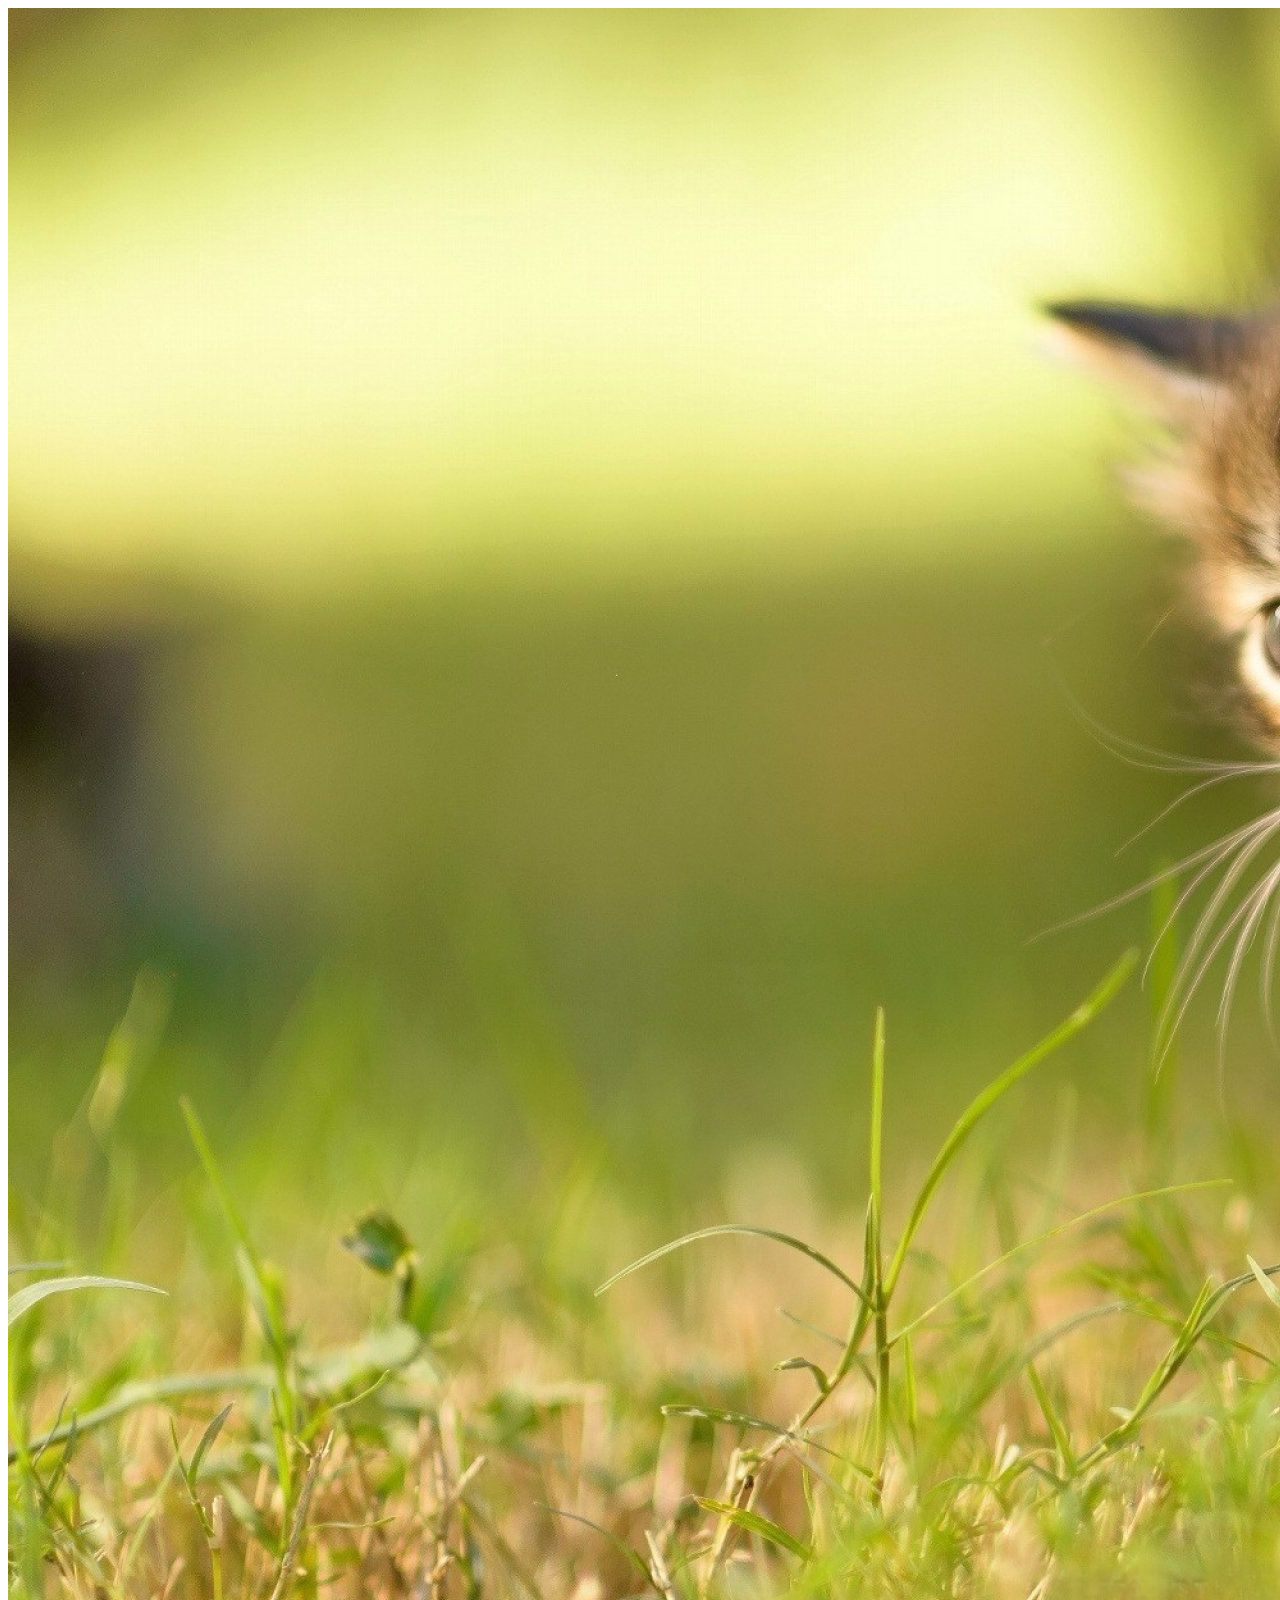
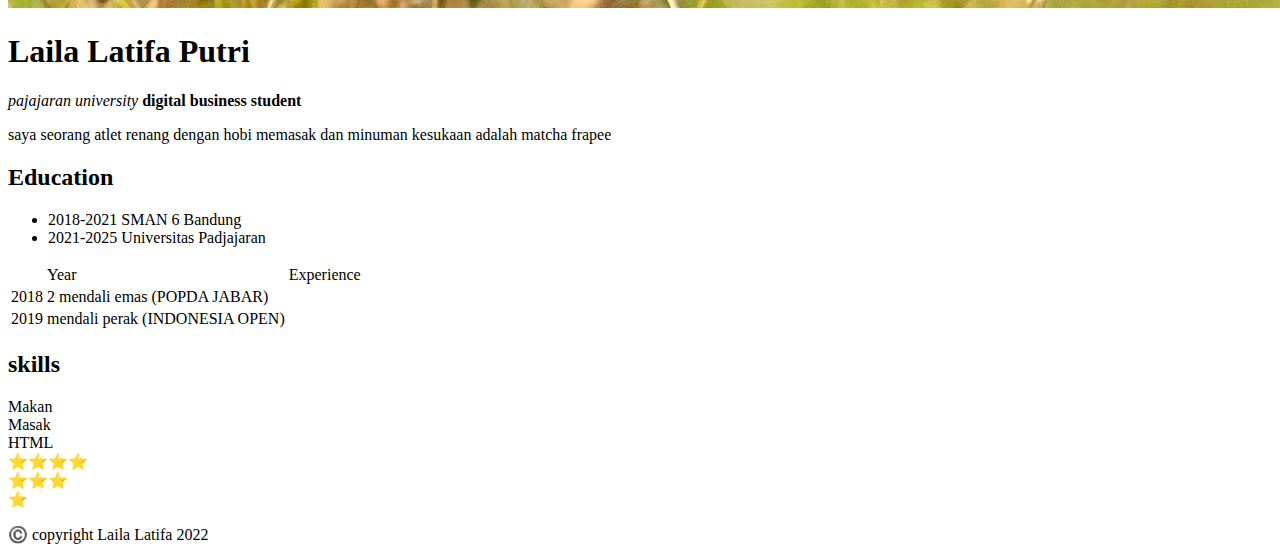
<file: index.html>
<!DOCTYPE html>
<html lang="en">
<head>
    <meta charset="UTF-8">
    <meta http-equiv="X-UA-Compatible" content="IE=edge">
    <meta name="viewport" content="width=device-width, initial-scale=1.0">
    <title>Laila Latifa Putri personal site</title>
</head>
<body>
    <main>
        <div class="biodata">
            <img src="./assets/img/Untitled.jpg" alt="meng" class="biodata__foto">
            <div class="biodata__desc">
                <h1 class="biodata__desc__nama">Laila Latifa Putri</h1>
                <p class="biodata__desc__status">
                    <i>pajajaran university</i>
                    <strong>digital business student</strong>                 
                </p>
                <span class="biodata__desc__riwayat">saya seorang atlet renang dengan hobi memasak dan minuman kesukaan adalah matcha frapee</span>
            </div>
        </div>
        <div class="education">
            <h2 class="education__title">Education</h2>
            <ul>
                <li>2018-2021 SMAN 6 Bandung</li>
                <li>2021-2025 Universitas Padjajaran</li>
            </ul>
        </div>
        <div class="experience">
            <table>
                <thead>
                    <th>
                        <td>Year</td>
                        <td>Experience</td>
                    </th>
                </thead>
                <tbody>
                    <tr>
                        <td>2018</td>
                        <td>2 mendali emas (POPDA JABAR)</td>
                    </tr>
                    <tr>
                        <td>2019</td>
                        <td> mendali perak (INDONESIA OPEN)</td>
                    </tr>
                </tbody>
            </table>
        </div>
        <div class="skills">
            <h2 class="skill__title">
                skills
            </h2>
            <div class="skills__name">
                <div>Makan</div>
                <div>Masak</div>
                <div>HTML</div>
            </div>
            <div class="skills__star">
                <div>⭐⭐⭐⭐</div>
                <div>⭐⭐⭐</div>
                <div>⭐</div>
            </div>
        </div>
    </main>
    <footer>
        <p>©️ copyright Laila Latifa 2022</p>
    </footer>
</body>
</html>
</file>
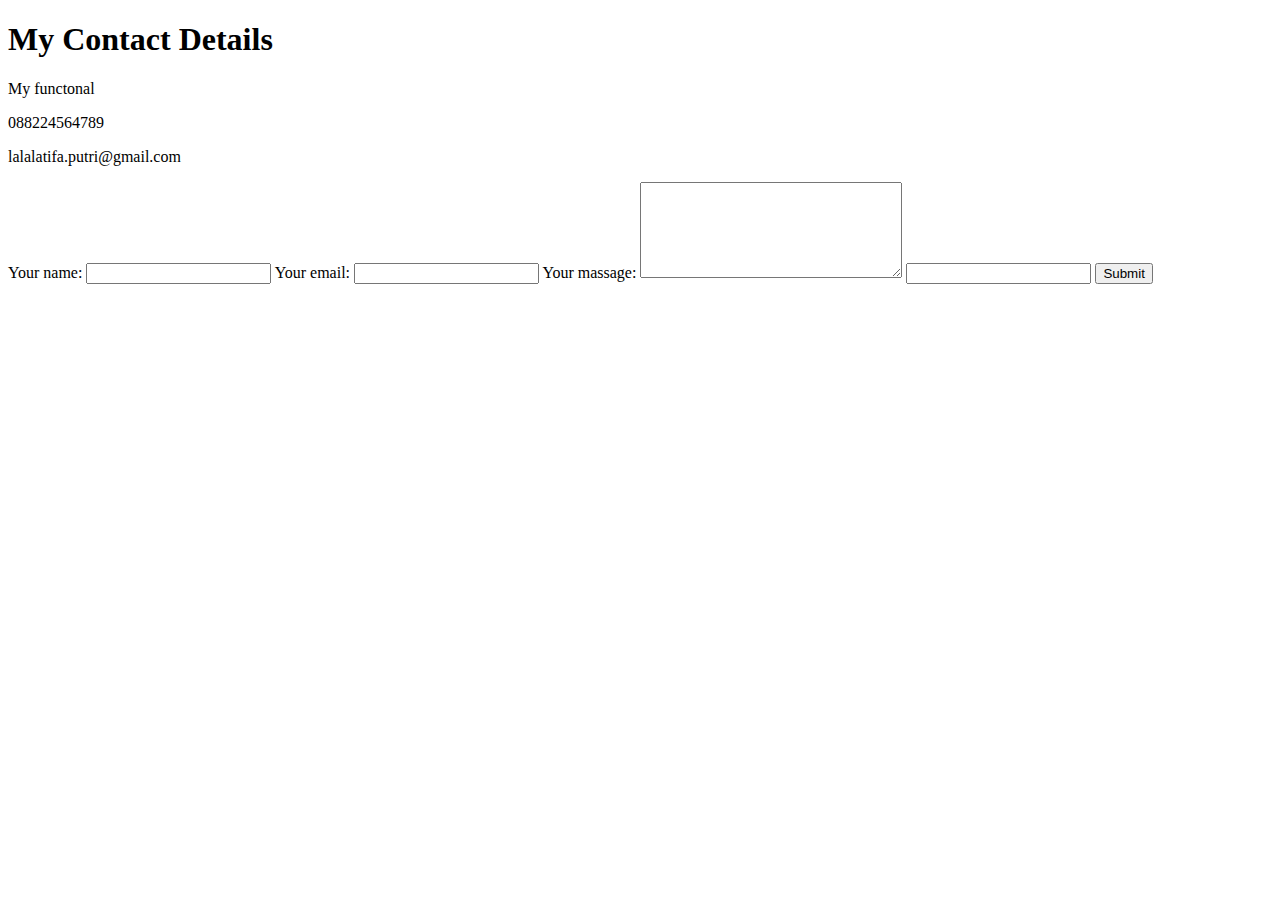
<file: contact-me.html>
<!DOCTYPE html>
<html lang="en">
<head>
    <meta charset="UTF-8">
    <meta http-equiv="X-UA-Compatible" content="IE=edge">
    <meta name="viewport" content="width=device-width, initial-scale=1.0">
    <title>Contact me</title>
</head>
<body>
    <form>
    <h1>My Contact Details</h1>
    <p> My functonal</p>
    <p>088224564789</p>
    <p>lalalatifa.putri@gmail.com</p>
    <form class="" action"mailto:info@lalalatifa.putri@gmail.com" method="post" enctype="text/plain">
     <label>Your name:</label>  
     <input type="text" name:"yourname" value="">
     <label>Your email:</label>
     <input type="email" name="yourEmail" value="">
     <label>Your massage:</label>
     <textarea name="name" id="rows" cols="30" rows="6"></textarea>
     <input type="password" name:"" value="">
     <input type="submit" name"" value"">
        </form>

    </body>
</html>
</file>
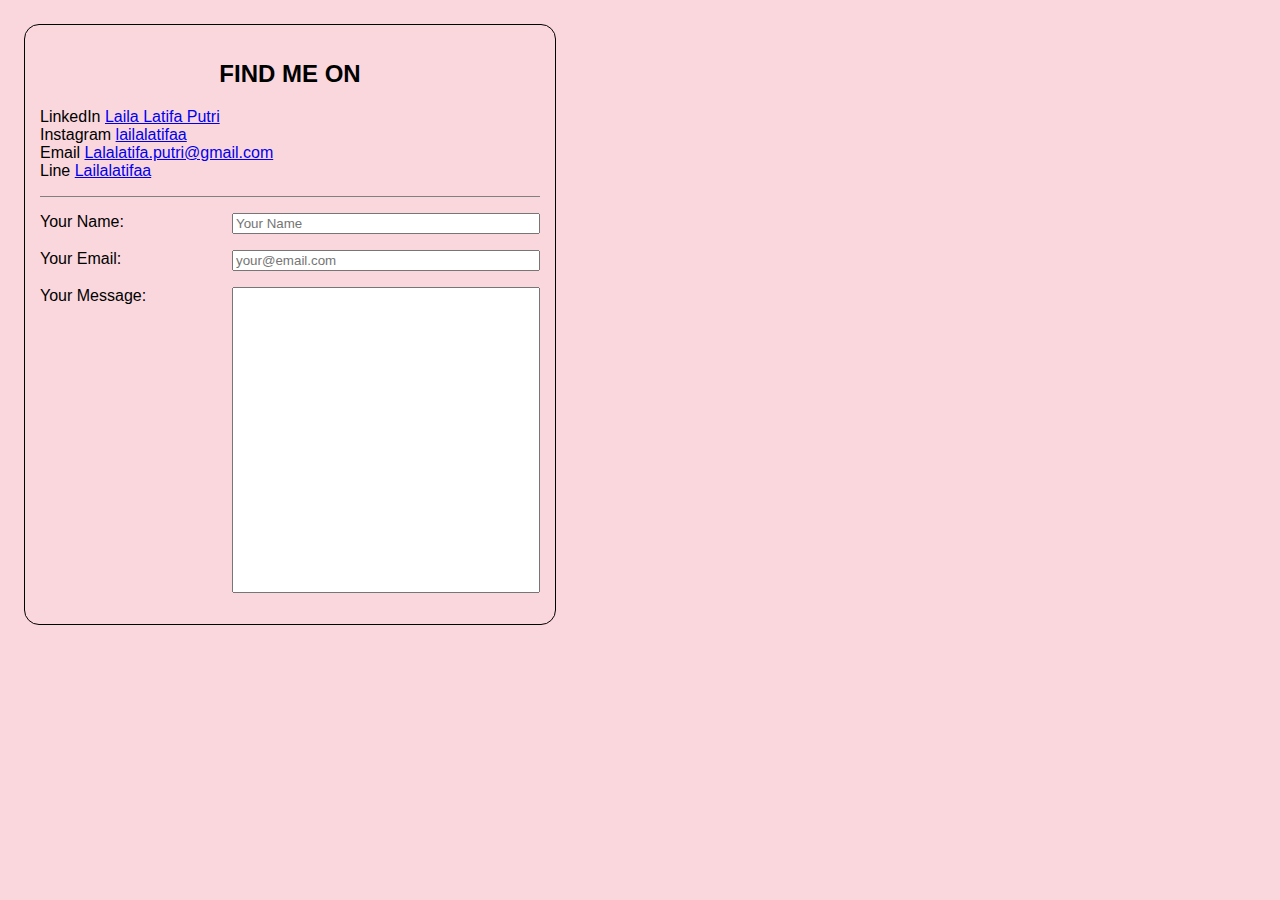
<file: contact.html>
<!DOCTYPE html>
<html lang="en">
<head>
    <meta charset="UTF-8">
    <meta http-equiv="X-UA-Compatible" content="IE=edge">
    <meta name="viewport" content="width=device-width, initial-scale=1.0">
    <link rel="stylesheet" href="./style/index.css">
    <title>Contact</title>
</head>
<body>
    <div class="contact__form">
        <h2 class="contact__form__title">Find Me On</h2>
        <div class="contact__form__social">
          <div class="in">
            <span>LinkedIn</span>
            <a href="#">Laila Latifa Putri</a>
          </div>
          <div class="ig">
            <span>Instagram</span>
            <a href="#">lailalatifaa</a>
          </div>
          <div class="email">
            <span>Email</span>
            <a href="mailto:'#'"> Lalalatifa.putri@gmail.com</a>
          </div>
          <div class="line">
            <span>Line</span>
            <a href="#">Lailalatifaa</a>
          </div>
        </div>
        <form action="#" method="post" class="contact__form__form">
          <div class="form">
            <label for="name">Your Name:</label>
            <input type="text" placeholder="Your Name" />
          </div>
          <div class="form">
            <label for="email">Your Email:</label>
            <input type="email" placeholder="your@email.com" />
          </div>
          <div class="form">
            <label for="message">Your Message:</label>
            <input type="textarea" />
          </div>
        </form>
      </div>
</body>
</html>
</file>
<file: style/index.css>
body{margin:0;background-color:#fad7dd;font-family:"Poppins",sans-serif}body main{max-width:1400px;margin-left:auto;margin-right:auto}.hero{display:-webkit-box;display:-ms-flexbox;display:flex;-webkit-box-align:center;-ms-flex-align:center;align-items:center;-webkit-box-pack:right;-ms-flex-pack:right;justify-content:right}.hero__nama{font-size:30px;font-weight:800;text-transform:uppercase;text-align:right}.hero__nama>h1{margin:0;line-height:1.2}.hero__nama__lala{color:white;text-shadow:0 0 3px black}.hero__image>img{max-width:425px}.profile{display:-webkit-box;display:-ms-flexbox;display:flex;-webkit-box-align:center;-ms-flex-align:center;align-items:center}.profile__image>img{border-radius:100%;max-width:200px;height:auto}.profile__desc{margin-left:1.5rem;padding-top:3rem;padding-bottom:3rem}.profile__desc>h2{font-size:35px;font-weight:800;text-transform:uppercase}.profile__desc>p{font-size:25px;max-width:900px}.education{padding-top:3rem;padding-bottom:3rem}.education>ul{list-style:none;display:-webkit-box;display:-ms-flexbox;display:flex;-webkit-box-align:center;-ms-flex-align:center;align-items:center;-webkit-box-pack:center;-ms-flex-pack:center;justify-content:center}.education>ul li{display:-webkit-box;display:-ms-flexbox;display:flex;-webkit-box-align:center;-ms-flex-align:center;align-items:center;-webkit-box-pack:center;-ms-flex-pack:center;justify-content:center;margin-left:2rem}.education__logo>img{max-width:100px}.education__namasekolah{margin-left:1.5rem}.experience{padding-bottom:3rem}.experience__title{text-align:center;font-size:35px;font-weight:800;text-transform:uppercase}.experience>ul{list-style:none;display:-webkit-box;display:-ms-flexbox;display:flex;-webkit-box-align:center;-ms-flex-align:center;align-items:center;-webkit-box-pack:center;-ms-flex-pack:center;justify-content:center}.experience__medal{position:relative;cursor:pointer}.experience__medal:hover .experience__medal__image{opacity:0.2}.experience__medal:hover .experience__medal__text{opacity:1}.experience__medal__image{max-width:500px;margin:0 1.5rem;opacity:1;-webkit-transition:all 0.5s ease-in-out;transition:all 0.5s ease-in-out}.experience__medal__text{position:absolute;top:50%;left:50%;-webkit-transform:translate(-50%,-50%);transform:translate(-50%,-50%);font-size:30px;text-align:center;text-transform:uppercase;font-weight:800;margin:0;opacity:0;-webkit-transition:all 0.5s ease-in-out;transition:all 0.5s ease-in-out}.skills{padding-bottom:3rem}.skills__title{font-size:35px;font-weight:800;text-transform:uppercase}.skills__desc{display:-webkit-box;display:-ms-flexbox;display:flex}.skills__name{margin-right:10px;font-size:25px}.skills__star__progress{border:1px solid black;border-radius:25px;width:800px;height:25px;margin-top:8px;margin-left:35px}.skills__star__progress .progress{height:25px;border-radius:25px}.skills__star__progress:first-child .progress{background-color:#aa1648;width:800px}.skills__star__progress:nth-child(2) .progress{background-color:#aa1648;width:700px}.skills__star__progress:nth-child(3) .progress{background-color:#aa1648;width:500px}.skills__star__progress:nth-child(4) .progress{background-color:#aa1648;width:400px}.contact{display:-webkit-box;display:-ms-flexbox;display:flex;-webkit-box-align:center;-ms-flex-align:center;align-items:center;margin-bottom:3rem}.contact__btn{background:linear-gradient(168deg,#aa1648 0%,#da00ff 100%);border-radius:50px;display:inline-block;padding:15px 1.5rem;-webkit-transition:all 0.5s ease-in-out;transition:all 0.5s ease-in-out;cursor:pointer;margin:0 auto}.contact__btn>a{text-decoration:none;color:white}.contact__btn:hover{background:linear-gradient(168deg,#da00ff 0%,#aa1648 100%)}.contact__form{max-width:500px;margin:1.5rem;padding:15px;border:1px solid black;border-radius:15px}.contact__form__title{text-align:center;text-transform:uppercase}.contact__form__social{border-bottom:1px solid gray;padding-bottom:1rem}.contact__form__form{padding-top:1rem}.contact__form__form .form{display:-webkit-box;display:-ms-flexbox;display:flex;-webkit-box-pack:justify;-ms-flex-pack:justify;justify-content:space-between;margin-bottom:1rem}.contact__form__form label{margin-right:1rem}.contact__form__form input{width:300px}.contact__form__form input[type=textarea]{height:300px}footer{background-color:#aa1648;color:white;padding:3rem 1rem}
</file>
